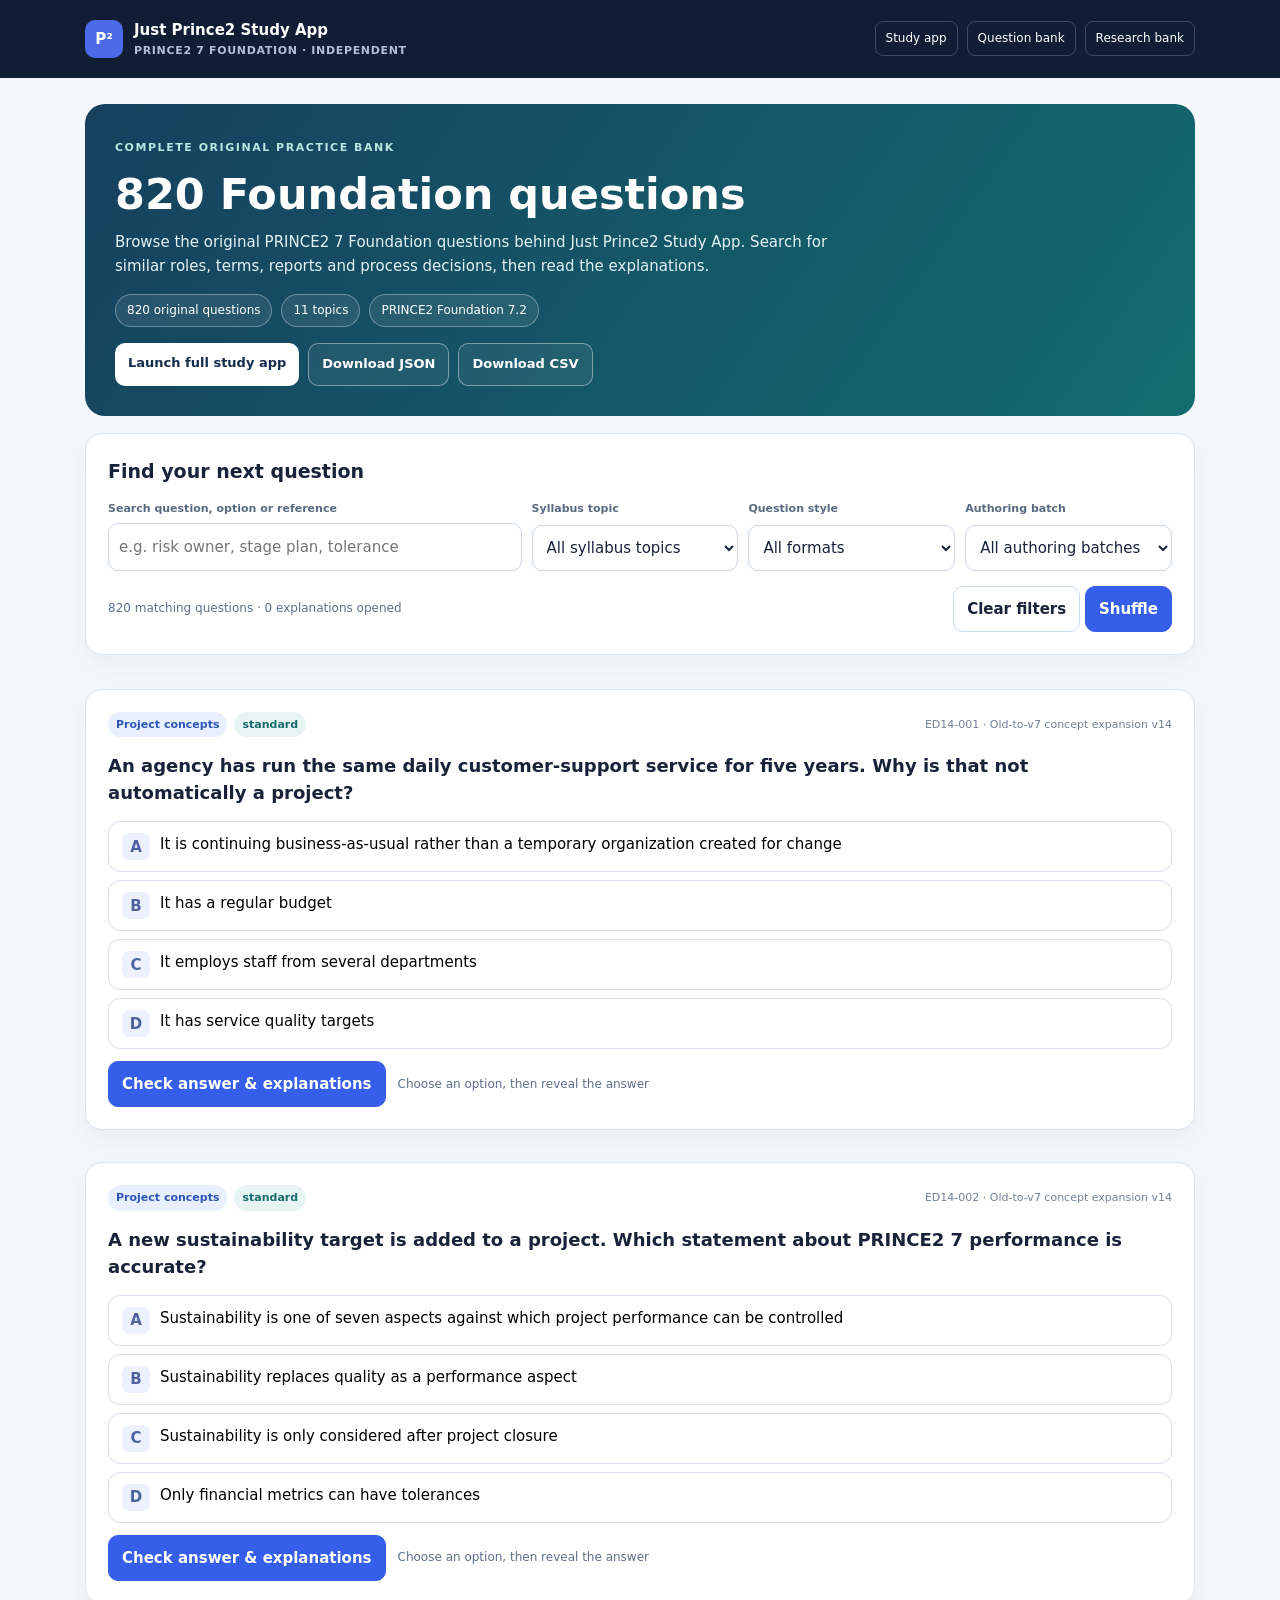
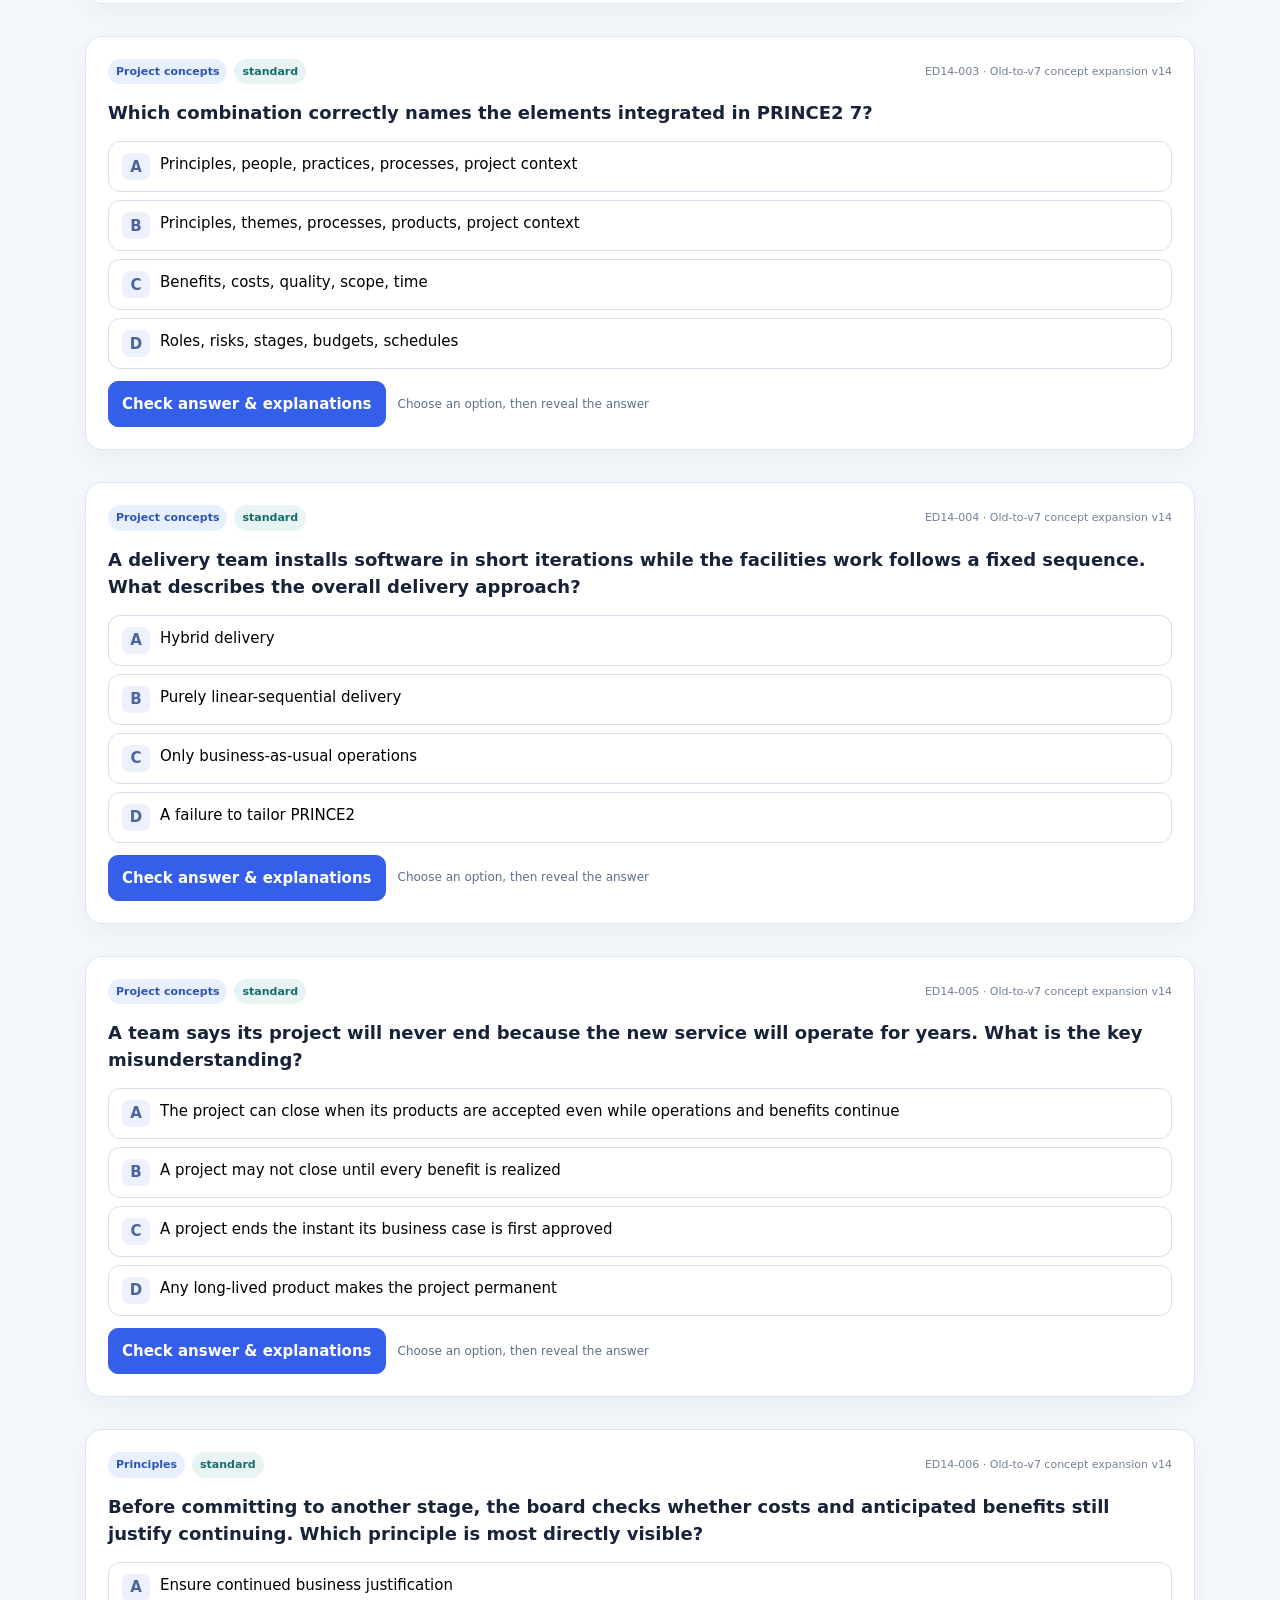
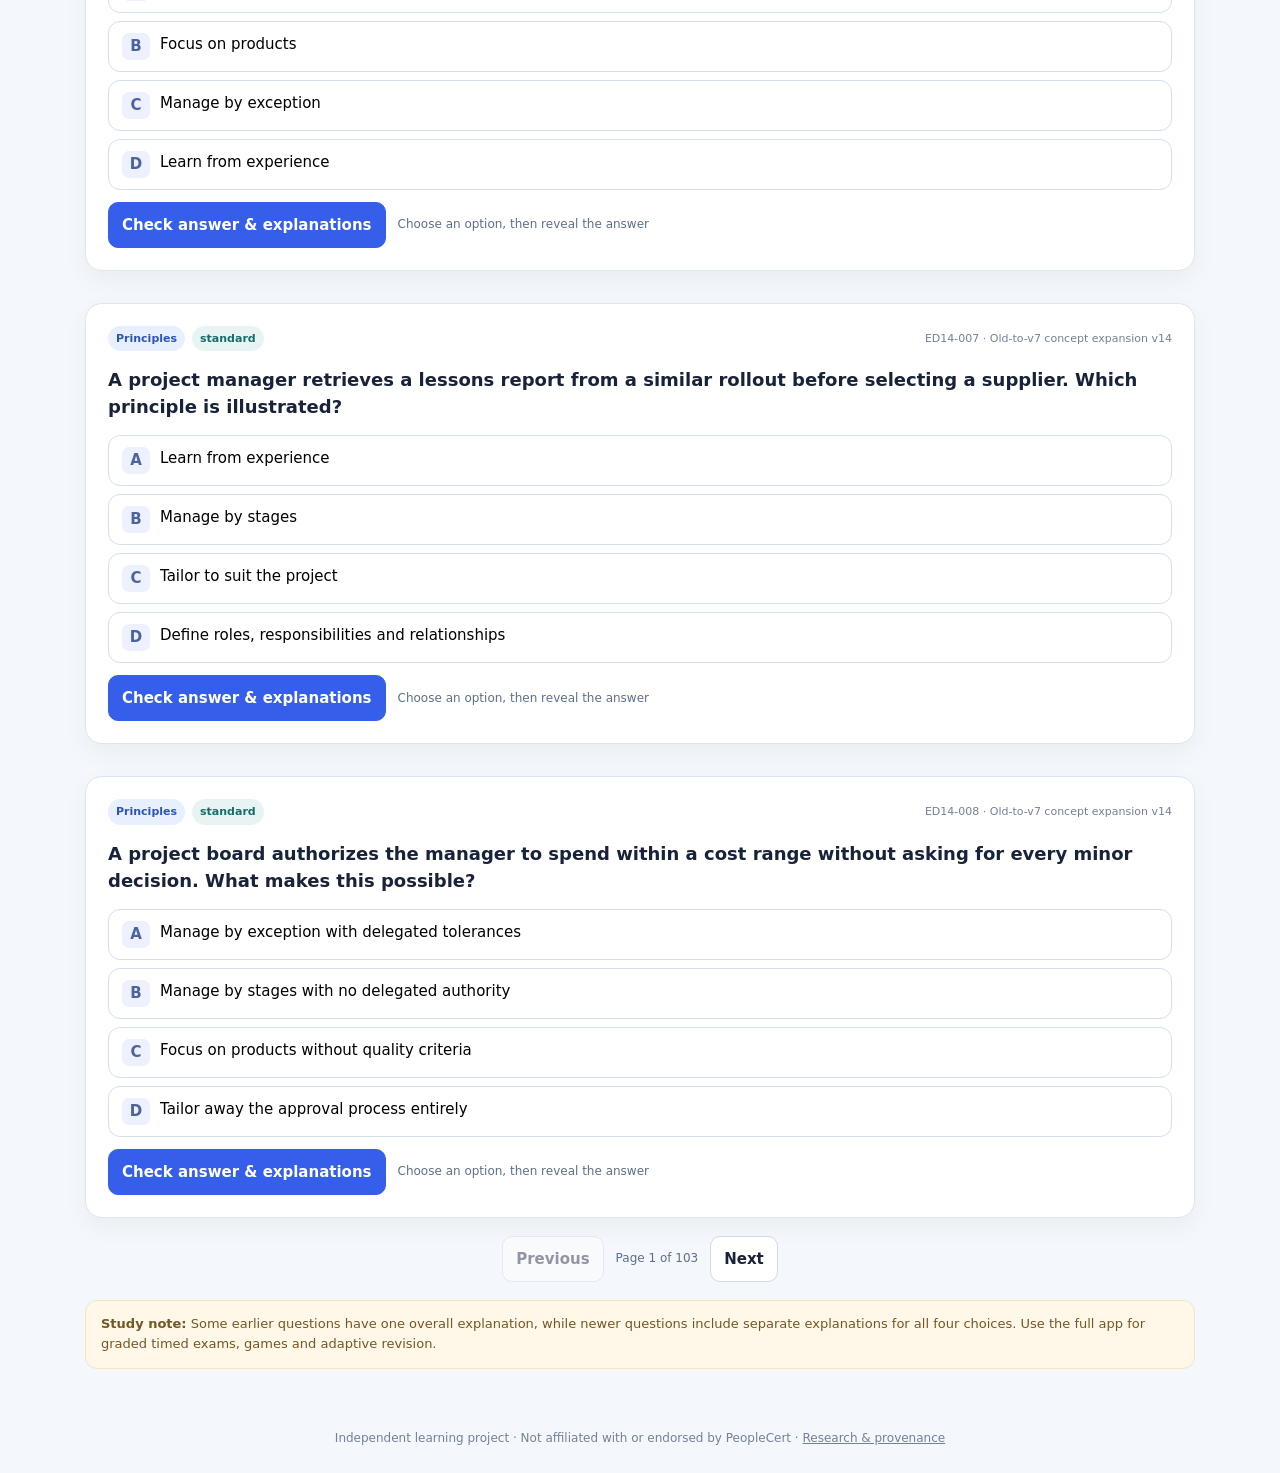
<file: bank/index.html>
<!DOCTYPE html>
<html lang="en"><head><meta charset="utf-8"><meta name="viewport" content="width=device-width,initial-scale=1"><meta name="description" content="Browse the original PRINCE2 7 Foundation questions behind Just Prince2 Study App. Search for similar roles, terms, reports and process decisions, then read the explanations."><title>820 Foundation questions | Just Prince2 Study App</title><link rel="stylesheet" href="../assets/bank-viewer.css"></head><body>
<header><div class="wrap"><a class="brand" href="../index.html"><span class="logo">P²</span><span>Just Prince2 Study App<div class="sub">PRINCE2 7 FOUNDATION · INDEPENDENT</div></span></a><nav class="nav" aria-label="Pages"><a href="../index.html">Study app</a><a href="../bank/index.html">Question bank</a><a href="../research/index.html">Research bank</a></nav></div></header>
<main class="wrap"><section class="hero"><span class="eyebrow">Complete original practice bank</span><h1>820 Foundation questions</h1><p>Browse the original PRINCE2 7 Foundation questions behind Just Prince2 Study App. Search for similar roles, terms, reports and process decisions, then read the explanations.</p><div class="stats"><span>820 original questions</span><span>11 topics</span><span>PRINCE2 Foundation 7.2</span></div><div class="actions"><a class="action" href="../index.html">Launch full study app</a><a class="action outline" href="../data/questions.json" download>Download JSON</a><a class="action outline" href="../data/questions.csv" download>Download CSV</a></div></section>
<section id="question-browser" data-source="../data/questions.json"><div id="loading" class="panel" role="status">Loading the question bank…</div><div id="browser" hidden><section class="panel"><h2>Find your next question</h2><div class="fields"><div class="field"><label for="filter-search">Search question, option or reference</label><input id="filter-search" type="search" placeholder="e.g. risk owner, stage plan, tolerance"></div><div class="field"><label for="filter-topic">Syllabus topic</label><select id="filter-topic"></select></div><div class="field"><label for="filter-type">Question style</label><select id="filter-type"></select></div><div class="field"><label for="filter-batch">Authoring batch</label><select id="filter-batch"></select></div></div><div class="bar"><span class="muted" id="result-count" role="status"></span><div><button class="btn" id="clear-filters" type="button">Clear filters</button> <button class="btn primary" id="shuffle" type="button">Shuffle</button></div></div></section><div class="cards" id="question-cards" aria-label="Question list"></div><div class="pagination" id="pagination"></div></div></section>
<div class="note"><strong>Study note:</strong> Some earlier questions have one overall explanation, while newer questions include separate explanations for all four choices. Use the full app for graded timed exams, games and adaptive revision.</div>
</main><footer class="wrap">Independent learning project · Not affiliated with or endorsed by PeopleCert · <a href="../research/README.md">Research & provenance</a></footer><script src="../assets/bank-viewer.js" defer></script></body></html>
</file>
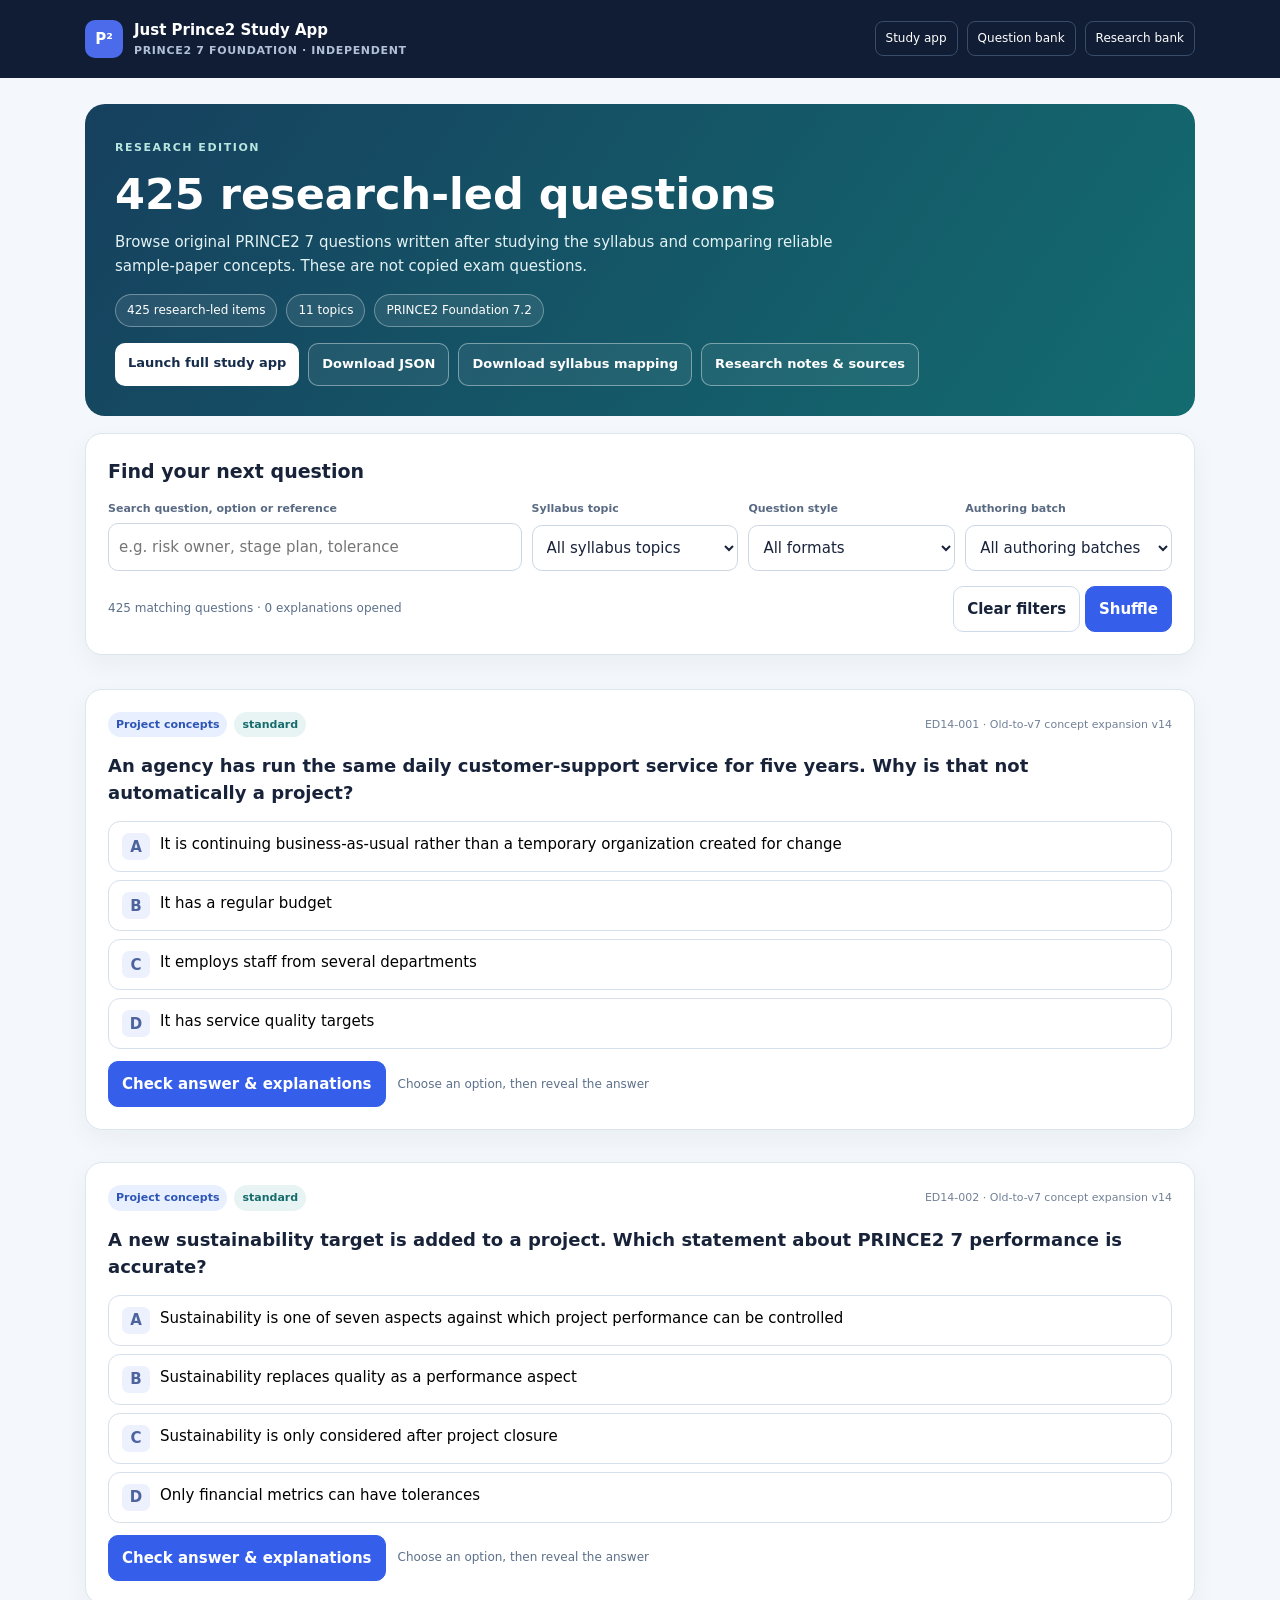
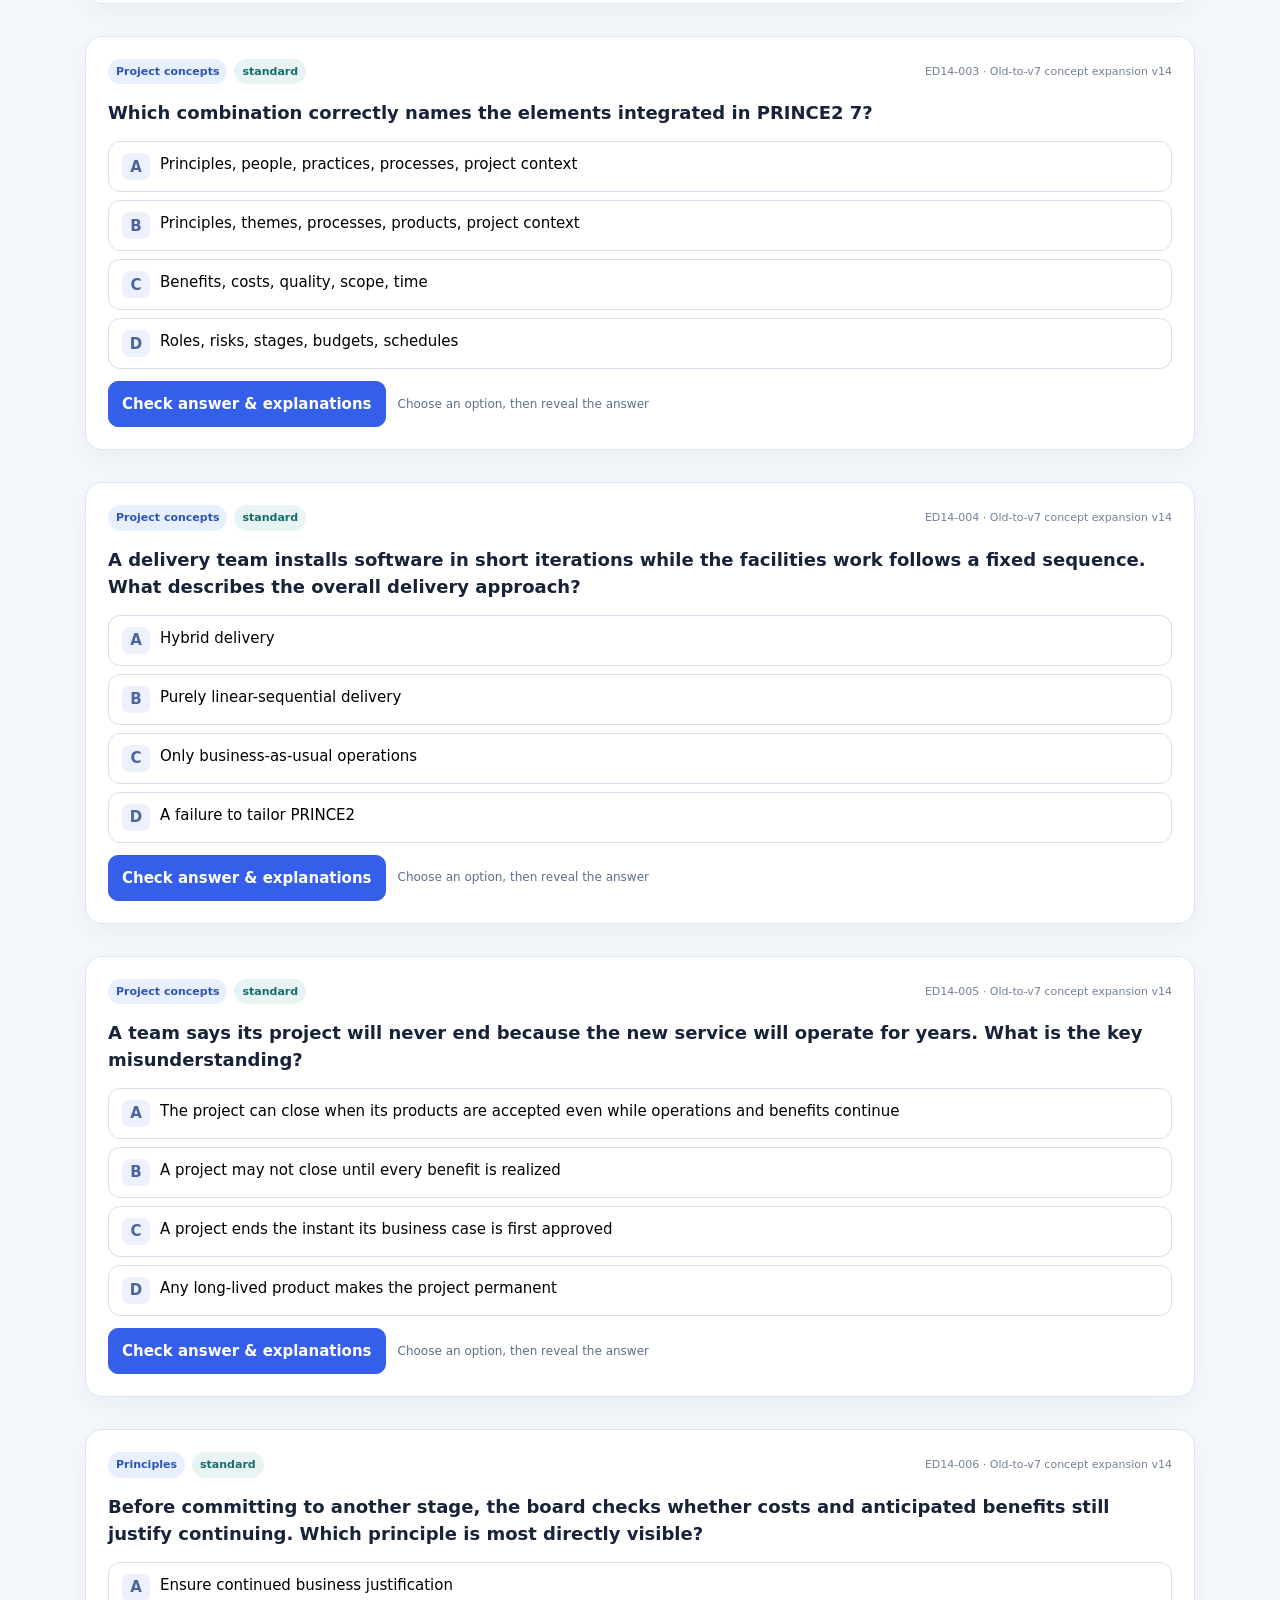
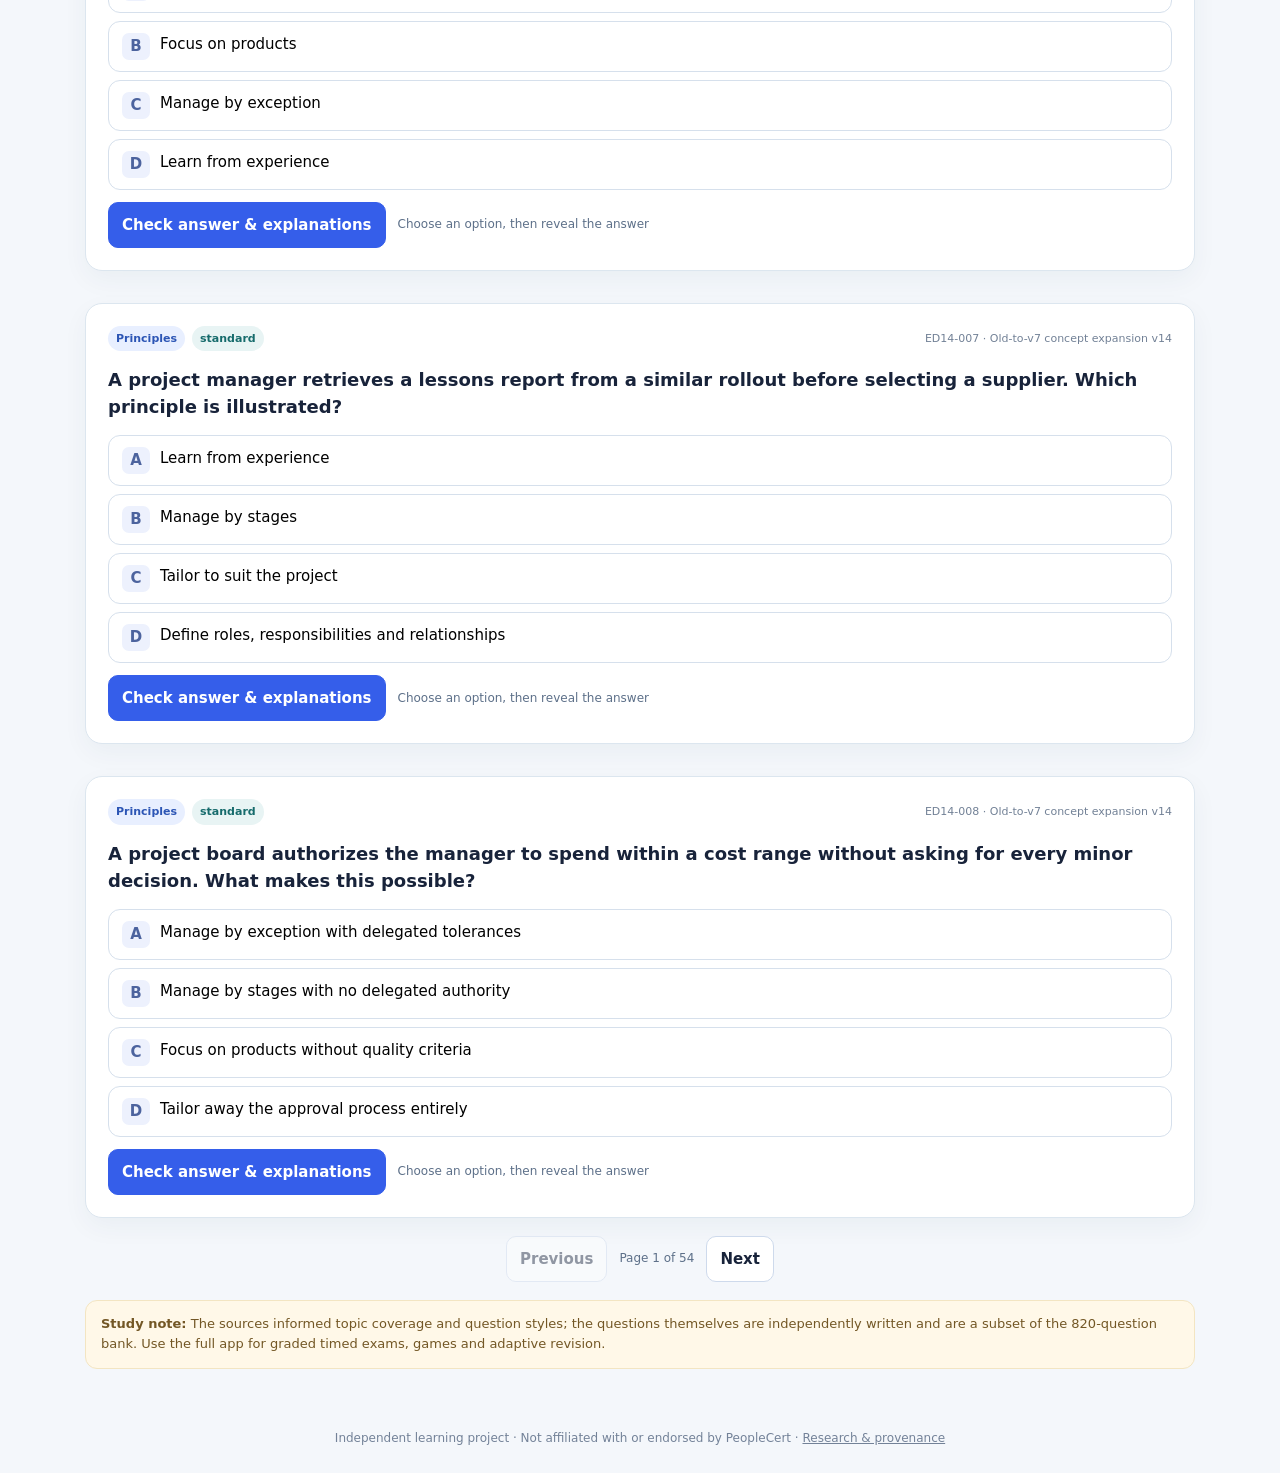
<file: research/index.html>
<!DOCTYPE html>
<html lang="en"><head><meta charset="utf-8"><meta name="viewport" content="width=device-width,initial-scale=1"><meta name="description" content="Browse original PRINCE2 7 questions written after studying the syllabus and comparing reliable sample-paper concepts. These are not copied exam questions."><title>425 research-led questions | Just Prince2 Study App</title><link rel="stylesheet" href="../assets/bank-viewer.css"></head><body>
<header><div class="wrap"><a class="brand" href="../index.html"><span class="logo">P²</span><span>Just Prince2 Study App<div class="sub">PRINCE2 7 FOUNDATION · INDEPENDENT</div></span></a><nav class="nav" aria-label="Pages"><a href="../index.html">Study app</a><a href="../bank/index.html">Question bank</a><a href="../research/index.html">Research bank</a></nav></div></header>
<main class="wrap"><section class="hero"><span class="eyebrow">Research edition</span><h1>425 research-led questions</h1><p>Browse original PRINCE2 7 questions written after studying the syllabus and comparing reliable sample-paper concepts. These are not copied exam questions.</p><div class="stats"><span>425 research-led items</span><span>11 topics</span><span>PRINCE2 Foundation 7.2</span></div><div class="actions"><a class="action" href="../index.html">Launch full study app</a><a class="action outline" href="./research-questions.json" download>Download JSON</a><a class="action outline" href="./research-mapping.csv" download>Download syllabus mapping</a><a class="action outline" href="README.md">Research notes & sources</a></div></section>
<section id="question-browser" data-source="./research-questions.json"><div id="loading" class="panel" role="status">Loading the question bank…</div><div id="browser" hidden><section class="panel"><h2>Find your next question</h2><div class="fields"><div class="field"><label for="filter-search">Search question, option or reference</label><input id="filter-search" type="search" placeholder="e.g. risk owner, stage plan, tolerance"></div><div class="field"><label for="filter-topic">Syllabus topic</label><select id="filter-topic"></select></div><div class="field"><label for="filter-type">Question style</label><select id="filter-type"></select></div><div class="field"><label for="filter-batch">Authoring batch</label><select id="filter-batch"></select></div></div><div class="bar"><span class="muted" id="result-count" role="status"></span><div><button class="btn" id="clear-filters" type="button">Clear filters</button> <button class="btn primary" id="shuffle" type="button">Shuffle</button></div></div></section><div class="cards" id="question-cards" aria-label="Question list"></div><div class="pagination" id="pagination"></div></div></section>
<div class="note"><strong>Study note:</strong> The sources informed topic coverage and question styles; the questions themselves are independently written and are a subset of the 820-question bank. Use the full app for graded timed exams, games and adaptive revision.</div>
</main><footer class="wrap">Independent learning project · Not affiliated with or endorsed by PeopleCert · <a href="../research/README.md">Research & provenance</a></footer><script src="../assets/bank-viewer.js" defer></script></body></html>
</file>
<file: assets/bank-viewer.css>
:root{--navy:#101d35;--blue:#355eea;--ink:#18233a;--muted:#5d7089;--teal:#156e74;--line:#dce6ef;--bg:#f4f7fb;--green:#13815e}
*{box-sizing:border-box}body{background:var(--bg);color:var(--ink);margin:0;font:15px/1.6 system-ui,-apple-system,"Segoe UI",sans-serif}button,input,select{font:inherit}a{color:inherit}button{cursor:pointer}.wrap{max-width:1110px;width:calc(100% - 34px);margin:0 auto}
header{background:var(--navy);color:#fff;padding:18px 0}header .wrap{display:flex;align-items:center;justify-content:space-between;gap:15px;flex-wrap:wrap}.brand{font-weight:800;text-decoration:none;display:flex;align-items:center;gap:11px}.logo{display:grid;place-items:center;width:38px;height:38px;border-radius:10px;background:#4b6bea}.sub{font-size:11px;letter-spacing:.06em;color:#b2bfd9}.nav{display:flex;gap:9px;flex-wrap:wrap}.nav a{font-size:12px;padding:7px 10px;text-decoration:none;border:1px solid #394c69;border-radius:8px}.nav a:hover{background:#294e78}
main{padding:26px 0 60px}.hero{color:#fff;padding:30px;background:linear-gradient(125deg,#16405e,#136c70);border-radius:20px}.eyebrow{text-transform:uppercase;letter-spacing:.14em;color:#b8e6e0;font-weight:800;font-size:11px}.hero h1{font-size:clamp(29px,4vw,43px);line-height:1.17;margin:11px 0}.hero p{max-width:750px;margin:0;color:#e3f2f4}.stats,.actions{display:flex;flex-wrap:wrap;gap:9px;margin-top:16px}.stats span{border:1px solid #ffffff55;border-radius:100px;padding:6px 11px;font-size:12px;background:#ffffff15}.action{border-radius:10px;padding:10px 13px;text-decoration:none;background:#fff;color:#152c4b;font-weight:750;font-size:13px}.action.outline{background:#ffffff10;border:1px solid #ffffff66;color:#fff}
.panel,.card{background:#fff;border:1px solid var(--line);border-radius:17px;margin-top:17px;padding:22px;box-shadow:0 9px 26px #1e39540c}.panel h2{margin:0 0 14px;font-size:19px}.fields{display:grid;grid-template-columns:2fr 1fr 1fr 1fr;gap:10px}.field{display:grid;gap:5px}.field label{font-weight:750;font-size:11px;color:#596a83}.field input,.field select{min-width:0;width:100%;background:#fff;border:1px solid #ccd7e3;border-radius:10px;padding:11px 10px;min-height:42px;color:var(--ink)}.bar{display:flex;justify-content:space-between;gap:12px;align-items:center;flex-wrap:wrap;margin-top:15px}.btn{border:1px solid #cedaec;border-radius:10px;padding:10px 13px;background:#fff;color:var(--ink);font-weight:750}.btn.primary{background:var(--blue);border-color:var(--blue);color:#fff}.btn:disabled{opacity:.45;cursor:default}.muted{color:var(--muted);font-size:12px}.cards{display:grid;gap:15px;margin-top:17px}.tags{display:flex;gap:7px;flex-wrap:wrap;align-items:center}.tag{font-size:11px;font-weight:800;background:#e8efff;color:#2c55b5;border-radius:100px;padding:4px 8px}.tag.teal{background:#e8f4f4;color:#166b6c}.ref{margin-left:auto;font-size:11px;color:#728196}.card h2{font-size:18px;white-space:pre-wrap;line-height:1.5}.options{display:grid;gap:8px}.option{border:1px solid #d6e0ec;padding:11px 13px;text-align:left;background:#fff;border-radius:12px;display:flex;align-items:flex-start;gap:10px;width:100%;line-height:1.5}.option strong{background:#edf1fd;color:#4c639e;min-width:28px;height:27px;display:grid;place-items:center;border-radius:7px}.option.selected{background:#eef2ff;border-color:#6288f8}.option.right{background:#ecf9f2;border-color:#5aaa83}.option.wrong{background:#fff0f1;border-color:#da9aa0}.option:disabled{color:var(--ink);opacity:1}.answer-actions{margin-top:12px;display:flex;gap:12px;flex-wrap:wrap;align-items:center}.review{border-radius:12px;border:1px solid #d7e6ed;background:#f4f9fc;padding:15px;margin-top:15px}.review h3{margin:0 0 8px;font-size:15px}.review p{font-size:13px;color:#43536a}.rationales{display:grid;gap:9px}.rationale{border:1px solid #dce5ed;padding:11px 13px;background:#fff;border-radius:10px}.rationale.right{background:#ecf9f2;border-color:#a4d4b9}.rationale strong{font-size:13px}.rationale p{margin:6px 0 0}.pagination{display:flex;justify-content:center;align-items:center;gap:12px;margin-top:18px}.note{background:#fff8e8;color:#735725;border:1px solid #f3e5c2;padding:13px 15px;border-radius:12px;margin-top:18px;font-size:13px}.error{color:#a8243d}footer{padding:0 0 25px;text-align:center;font-size:12px;color:#738298}a:focus-visible,button:focus-visible,input:focus-visible{outline:3px solid #98b4ff;outline-offset:2px}
@media(max-width:850px){.fields{grid-template-columns:repeat(2,minmax(0,1fr))}}@media(max-width:550px){header .wrap{align-items:start}.wrap{width:calc(100% - 22px)}.fields{grid-template-columns:1fr}.hero{padding:23px;border-radius:15px}.panel,.card{padding:16px}.card h2{font-size:16px}.ref{margin-left:0;width:100%}}
</file>
